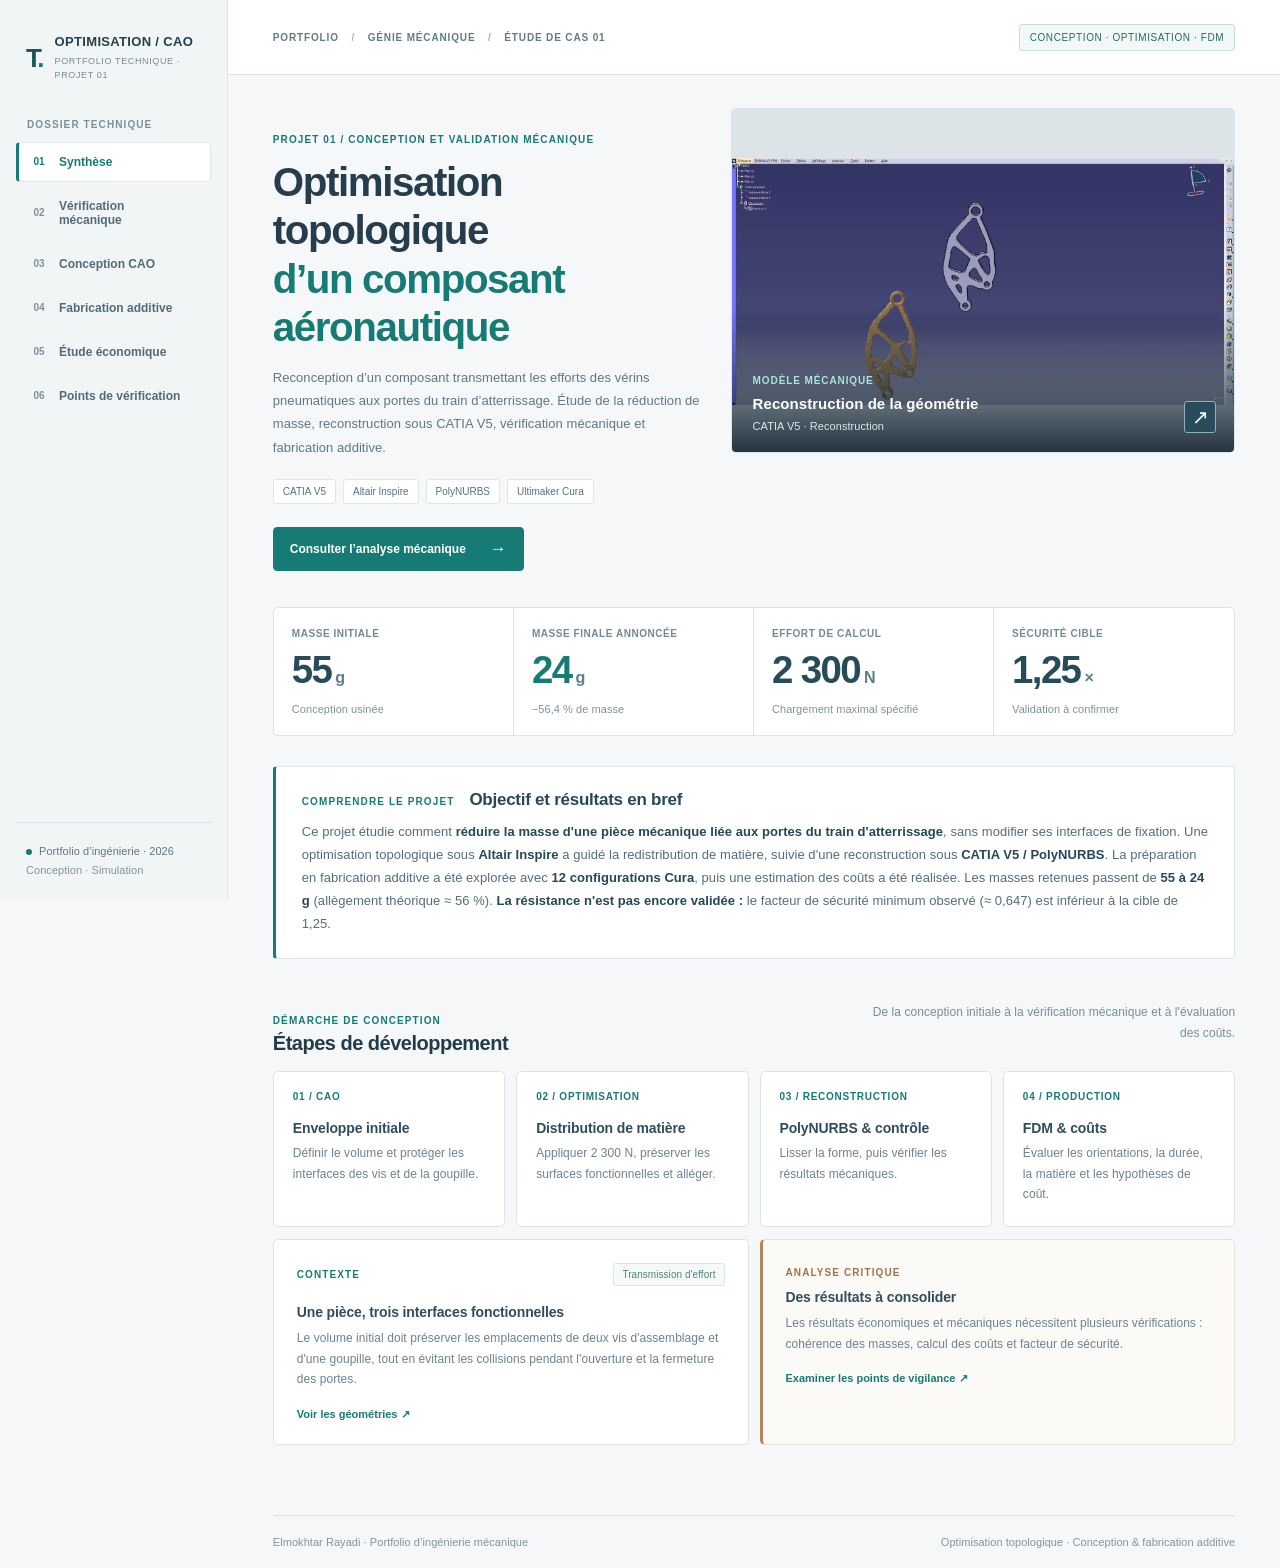
<file: index.html>
<!doctype html>
<html lang="fr">
<head>
  <meta charset="utf-8">
  <meta name="viewport" content="width=device-width,initial-scale=1">
  <meta name="color-scheme" content="light">
  <meta name="description" content="Étude de cas interactive : optimisation topologique d'un composant aéronautique, CAO, vérification mécanique, fabrication additive et coût.">
  <title>Optimisation topologique aéronautique | Dossier technique</title>
  <meta property="og:type" content="website">
  <meta property="og:title" content="Optimisation topologique aéronautique | Dossier technique">
  <meta property="og:description" content="Étude de cas interactive : optimisation topologique d'un composant aéronautique, CAO, vérification mécanique, fabrication additive et coût.">
  <meta property="og:url" content="https://elmokhtarrayadi.github.io/optimisation-topologique-aeronautique/">
  <meta property="og:image" content="https://elmokhtarrayadi.github.io/optimisation-topologique-aeronautique/assets/reconstruction-catia.jpg">
  <meta name="twitter:card" content="summary_large_image">
  <style>:root{--bg:#0b1017;--nav:#0c131c;--surface:#111a24;--surface2:#151f2a;--line:#293543;--sub:#98a9b7;--txt:#f2f5f6;--accent:#6cd4c9;--amber:#efbc77;--shadow:0 10px 26px rgba(0,0,0,.16)}*{box-sizing:border-box}html{scroll-behavior:smooth}body{margin:0;background:var(--bg);font-family:Inter,'Segoe UI',Arial,sans-serif;color:var(--txt);-webkit-font-smoothing:antialiased}button,select,input{font:inherit}button{cursor:pointer}a{color:inherit;text-decoration:none}img{max-width:100%;display:block}.app-shell{display:grid;grid-template-columns:254px minmax(0,1fr);min-height:100vh}.sidebar{position:sticky;top:0;height:100vh;border-right:1px solid #25313b;background:var(--nav);padding:30px 19px;display:flex;flex-direction:column;z-index:5}.brand{display:flex;align-items:center;gap:13px;padding:1px 10px 58px}.brand-glyph{font-size:33px;font-weight:850;letter-spacing:-.12em;line-height:1}.brand-glyph span{color:var(--accent)}.brand strong{display:block;font-size:13px;letter-spacing:.15em}.brand small{display:block;color:#7c90a1;font-size:9px;letter-spacing:.08em;margin-top:5px}.side-caption{color:#607588;font-size:10px;font-weight:800;letter-spacing:.18em;padding:0 13px;margin-bottom:15px}.side-nav{display:flex;flex-direction:column;gap:6px}.nav-btn{appearance:none;display:flex;align-items:center;gap:13px;border:1px solid transparent;border-radius:7px;color:#a3b0bd;background:transparent;padding:13px 10px;text-align:left;font-size:12.5px;width:100%;transition:.2s}.nav-btn:hover{background:#152330;color:#fff}.nav-btn.active{background:#183039;border-color:#315251;color:#c9fff5}.nav-symbol{font-size:17px;color:#7895a5;width:17px;text-align:center}.nav-btn.active .nav-symbol{color:var(--accent)}.nav-index{margin-left:auto;font-size:10px;color:#78909d}.sidebar-bottom{border-top:1px solid #2a3742;color:#a5b8c1;padding:24px 11px 0;margin-top:auto;font-size:11px;line-height:1.95}.sidebar-bottom span{color:#657a8b}.sidebar-bottom .tiny-dot{display:inline-block;margin-right:7px}.workspace{min-width:0}.topbar{height:78px;padding:0 clamp(24px,3.7vw,67px);display:flex;align-items:center;justify-content:space-between;border-bottom:1px solid #202d38;background:rgba(11,16,23,.91)}.breadcrumb{font-size:10px;letter-spacing:.13em;font-weight:780;color:#9aa9b4}.breadcrumb span{padding:0 10px;color:#4d6172}.topbar-right{display:flex;align-items:center;gap:12px}.badge-outline{font-size:9px;letter-spacing:.13em;color:var(--accent);border:1px solid #2b5555;border-radius:50px;padding:9px 12px}.menu-button{display:none;background:none;border:0;color:white;font-size:20px}main{margin:0 auto;padding:42px clamp(24px,3.7vw,67px) 80px;max-width:1670px}.page{display:none;animation:appear .2s ease}.page.active{display:block}@keyframes appear{from{opacity:.2;transform:translateY(7px)}to{opacity:1;transform:translateY(0)}}.intro-grid{display:grid;grid-template-columns:.98fr 1.02fr;gap:clamp(25px,4vw,70px);min-height:410px;align-items:center}.eyebrow{font-size:10px;font-weight:850;color:var(--accent);letter-spacing:.18em;text-transform:uppercase}.tiny-dot{height:7px;width:7px;border-radius:50%;display:inline-block;background:var(--accent)}.intro-copy h1,.page-heading h1{font-size:clamp(38px,4vw,66px);line-height:1.09;letter-spacing:-.052em;font-weight:760;margin:22px 0}.intro-copy h1 em{font-style:normal;color:var(--accent)}.lead{max-width:570px;font-size:15px;line-height:1.85;color:#b8c5cf}.pills{display:flex;gap:7px;flex-wrap:wrap;margin-top:25px}.pills span{padding:8px 10px;background:#18242f;color:#aabcc6;font-size:10px;letter-spacing:.035em;border:1px solid #2b3b46;border-radius:4px}.primary-button{margin-top:30px;background:var(--accent);color:#081414;border:none;padding:15px 19px;font-size:12px;border-radius:5px;font-weight:850;display:inline-flex;gap:35px;align-items:center;transition:.2s}.primary-button:hover{background:#b0f1e9;transform:translateY(-1px)}.primary-button span{font-size:17px}.hero-visual{position:relative;background:#161e28;height:370px;min-width:0;overflow:hidden;border:1px solid #2c3b48;border-radius:8px}.hero-visual::before{content:'';position:absolute;z-index:1;inset:0;background:linear-gradient(0deg,rgba(7,13,19,.96),transparent 54%)}.hero-visual img{width:100%;height:100%;object-fit:cover;object-position:49% 51%;filter:saturate(.73)}.hero-overlay{position:absolute;left:26px;bottom:23px;right:24px;z-index:2;display:flex;justify-content:space-between;align-items:end;gap:10px}.hero-overlay strong{display:block;margin:8px 0 5px;font-size:17px}.hero-overlay small{font-size:11px;color:#b0bdc3}.microtag{font-size:9px;letter-spacing:.12em;color:var(--accent);font-weight:800}.expand{width:36px;height:36px;border:1px solid #65777f;background:#25323b;color:white;border-radius:5px;font-size:20px}.kpi-grid{display:grid;grid-template-columns:repeat(4,minmax(0,1fr));margin:38px 0 56px;border:1px solid var(--line);border-radius:8px;overflow:hidden;background:#111923}.kpi{padding:24px 22px 20px;border-right:1px solid var(--line);min-height:143px}.kpi:last-child{border-right:none}.kpi-label{color:#9db0be;font-size:9px;font-weight:850;letter-spacing:.13em}.kpi-number{font-weight:720;font-size:clamp(29px,3.3vw,45px);letter-spacing:-.06em;margin-top:11px;line-height:1.15}.kpi-number span{margin-left:6px;color:#92aebc;font-size:.45em;letter-spacing:0}.kpi-accent .kpi-number{color:var(--accent)}.kpi-warning .kpi-number{color:var(--amber)}.kpi-foot{font-size:11px;color:#8195a3;margin-top:8px}.section-head{display:flex;justify-content:space-between;align-items:end;gap:20px;margin:41px 0 21px}.section-head h2{font-size:25px;letter-spacing:-.035em;font-weight:700;margin:9px 0 0}.section-head p{font-size:12px;color:#8296a4;max-width:380px;text-align:right;line-height:1.7}.process-grid{display:grid;grid-template-columns:repeat(4,minmax(0,1fr));gap:12px}.process-card{background:var(--surface);border:1px solid var(--line);border-radius:7px;padding:23px;min-height:177px}.process-num{font-size:10px;letter-spacing:.08em;color:var(--accent);font-weight:800;margin-bottom:25px}.process-card h3,.info-panel h3{font-size:16px;letter-spacing:-.025em;margin:0 0 10px}.process-card p,.info-panel p{color:#9fb0bd;font-size:12px;line-height:1.75;margin:0}.bottom-grid{display:grid;grid-template-columns:1fr 1fr;gap:14px;margin-top:18px}.info-panel,.detail-panel,.chart-panel,.doe-panel{border:1px solid var(--line);background:var(--surface);border-radius:8px;padding:25px}.info-panel .panel-top{margin-bottom:23px}.panel-top{display:flex;justify-content:space-between;align-items:center;gap:12px}.pill-neutral{border:1px solid #30414b;border-radius:20px;padding:6px 10px;font-size:10px;color:#889ea9}.info-panel h3{margin:13px 0 8px}.text-link{border:none;background:none;color:var(--accent);padding:0;margin-top:23px;font-weight:800;font-size:11px}.alert-panel{border-color:#615237;background:#191b1d}.page-heading{margin-bottom:30px}.page-heading h1{font-size:clamp(36px,3.3vw,52px);margin:13px 0}.page-heading p{font-size:13px;line-height:1.8;max-width:750px;color:#9eafbe}.compact{margin:0 0 28px}.split-content{display:grid;grid-template-columns:1.28fr .72fr;gap:16px;margin:20px 0 26px}.media-panel{background:var(--surface);border:1px solid var(--line);border-radius:8px;overflow:hidden;min-width:0}.full-img{height:330px;width:100%;object-fit:contain;background:#d9e1e7}.figure-footer{padding:15px 17px;display:flex;align-items:center;justify-content:space-between;gap:10px;color:#869ba9;font-size:10px}.figure-footer .text-link{margin:0}.detail-panel h2{font-size:22px;letter-spacing:-.04em;margin:15px 0}.detail-panel p{font-size:13px;color:#a4b5c3;line-height:1.85}.warning-text{font-size:12px;color:#efc995;border:1px solid #675139;background:#2b241c;padding:14px 16px;border-radius:6px;line-height:1.7}.safety-scale{margin:28px 0}.scale-head{display:flex;justify-content:space-between;color:#b0bfc6;font-size:11px;margin-bottom:11px}.scale-head strong{color:var(--amber)}.scale-track{position:relative;height:9px;background:#34424b;border-radius:5px}.scale-fill{position:absolute;height:9px;width:40.44%;background:var(--amber);border-radius:5px}.scale-target{position:absolute;left:78.125%;height:21px;width:2px;background:#ecf1f4;top:-6px}.scale-caption{display:flex;justify-content:space-between;font-size:10px;margin-top:12px;color:#77919f}.spec-grid{display:grid;grid-template-columns:repeat(4,1fr);border:1px solid var(--line);background:var(--surface);border-radius:7px;margin-bottom:24px;overflow:hidden}.spec-grid div{border-right:1px solid var(--line);padding:21px}.spec-grid div:last-child{border:0}.spec-grid span{display:block;color:#90a3b0;font-size:11px;margin-bottom:11px}.spec-grid strong{font-size:21px;letter-spacing:-.04em}.geometry-split{grid-template-columns:1.2fr .8fr}.viewer-top{display:flex;align-items:center;justify-content:space-between;padding:15px 19px;border-bottom:1px solid var(--line)}.viewer-top strong{font-size:12px}.viewer-top span{color:#7e9aa5;font-size:10px}.viewer{position:relative;height:420px;overflow:hidden;background:radial-gradient(ellipse at center,#243141,#121d2a 72%)}.viewer img{height:100%;width:100%;object-fit:contain;filter:saturate(.8)}.viewer canvas{width:100%;height:100%;display:block;touch-action:none}.viewer canvas[hidden]{display:none}.viewer-help{position:absolute;bottom:13px;left:15px;background:rgba(11,20,27,.88);padding:9px 11px;border:1px solid #44505e;border-radius:4px;font-size:10px;color:#c0d1d9;pointer-events:none}.viewer-controls{padding:15px;display:flex;align-items:center;flex-wrap:wrap;gap:12px}.file-button{cursor:pointer;background:var(--accent);color:#101b1e;font-size:11px;font-weight:800;padding:11px 13px;border-radius:4px}.ghost-button{background:none;color:#b6c9cf;border:1px solid #3b4b56;border-radius:4px;padding:10px 12px;font-size:11px}.ghost-button:disabled{color:#50636e;cursor:not-allowed}.viewer-controls>span{font-size:10px;color:#8095a4;margin-left:auto}.mini-steps{margin:28px 0}.mini-steps div{padding:14px 0;border-top:1px solid var(--line);display:grid;grid-template-columns:37px 1fr;align-items:center}.mini-steps div span{color:var(--accent);font-size:11px;font-weight:800;grid-row:span 2}.mini-steps div strong{font-size:13px}.mini-steps div small{font-size:11px;color:#8c9eac;display:block;margin-top:3px}.note{font-size:11px!important;color:#839baa!important}.gallery{display:grid;grid-template-columns:repeat(3,1fr);gap:15px}.gallery-card{background:var(--surface);border:1px solid var(--line);border-radius:8px;padding:0;overflow:hidden;text-align:left;color:var(--txt)}.gallery-card img{height:195px;width:100%;object-fit:cover;transition:.25s;filter:saturate(.78)}.gallery-card:hover img{transform:scale(1.035)}.gallery-card span{display:block;padding:15px 17px;font-size:12px}.gallery-card b{float:right;color:var(--accent)}.doe-panel{padding:0}.filters{padding:18px;display:flex;align-items:end;flex-wrap:wrap;gap:14px;border-bottom:1px solid var(--line)}.filters label{display:flex;flex-direction:column;color:#91a7b1;font-size:10px;gap:7px}select{background:#1b2935;border:1px solid #41515d;color:#e9f1f5;padding:9px 13px;border-radius:4px;min-width:132px}.filters .ghost-button{margin-left:auto}.table-wrap{overflow:auto}table{width:100%;border-collapse:collapse;white-space:nowrap;font-size:12px}th{text-transform:uppercase;letter-spacing:.09em;color:#8ba0af;font-size:10px;font-weight:800;text-align:left;padding:16px 22px;background:#15212c}td{border-top:1px solid #2a3640;padding:14px 22px;color:#d7e2e6}td:first-child{font-weight:750;color:var(--accent)}tbody tr:hover{background:#1b2b35}.td-missing{color:var(--amber);font-size:11px}.table-notes{padding:16px 20px;font-size:11px;color:#8da0ad;line-height:1.75;border-top:1px solid var(--line)}.economics-grid{display:grid;grid-template-columns:1.05fr .95fr;gap:16px}.slider-field{margin:26px 0}.slider-field label{display:flex;justify-content:space-between;gap:10px;font-size:12px;color:#b5c7d1;margin-bottom:15px}.slider-field output{color:var(--accent);font-weight:800}input[type=range]{appearance:none;width:100%;height:4px;background:#344954;border-radius:5px;cursor:pointer}input[type=range]::-webkit-slider-thumb{appearance:none;width:15px;height:15px;border-radius:50%;background:var(--accent);border:3px solid #193f42}input[type=range]::-moz-range-thumb{height:15px;width:15px;border:0;border-radius:50%;background:var(--accent)}.range-hints{display:flex;justify-content:space-between;color:#738a99;margin-top:8px;font-size:10px}.reset-link{font-size:11px;color:#8fabb4;border:0;background:none}.constants{margin-top:26px;border-top:1px solid var(--line);padding-top:20px;display:grid;grid-template-columns:1fr 1fr;gap:17px;color:#93a7b2;font-size:11px}.constants b{display:block;color:#e0e9ed;margin-top:6px;font-size:13px}.cost-results{display:flex;flex-direction:column;gap:12px}.financial-row{background:var(--surface);border:1px solid var(--line);padding:22px 24px;border-radius:7px}.financial-row>span{font-size:10px;letter-spacing:.12em;color:#a7bec9;font-weight:800}.financial-row>strong{display:block;font-size:35px;letter-spacing:-.045em;margin:14px 0 8px}.financial-row small{color:#738996;font-size:11px}.saving-row{background:#173132;border:1px solid #2c5551;border-radius:7px;padding:21px 24px;display:flex;flex-direction:column}.saving-row span{font-size:11px;color:#a7ddd5}.saving-row strong{font-size:30px;color:var(--accent);margin-top:8px;letter-spacing:-.045em}.chart-panel{padding:26px}.chart-legend{display:flex;gap:25px;color:#acbec7;font-size:11px;margin-bottom:24px}.chart-legend span{display:flex;align-items:center;gap:8px}.chart-legend i{height:9px;width:9px;border-radius:2px}.legend-old{background:#6d8592}.legend-new{background:var(--accent)}.cost-chart-row{display:grid;grid-template-columns:130px 1fr;gap:22px;align-items:center;margin:20px 0}.cost-chart-row>span{font-size:11px;color:#9bb0ba}.bars{display:flex;flex-direction:column;gap:7px}.bar-track{height:14px;background:#24333d;position:relative;border-radius:3px}.bar-track>div{height:100%;min-width:2px;border-radius:3px;display:flex;align-items:center;justify-content:flex-end;padding-right:7px;color:#0b1717;font-size:9px;font-weight:850;white-space:nowrap}.bar-track.old>div{background:#6d8592;color:#e9f2f5}.bar-track.new>div{background:var(--accent)}.chart-foot{color:#819aa8;line-height:1.75;font-size:11px;margin:23px 0 0}.note-card{margin-top:18px;padding:24px;border-left:2px solid #597780;background:#101a23;color:#9eb1bd}.note-card p{font-size:12px;line-height:1.85}.controle-grid{display:grid;grid-template-columns:repeat(3,1fr);gap:14px}.controle-card{background:var(--surface);border:1px solid var(--line);border-radius:7px;padding:25px;min-height:222px}.controle-card>span{font-size:9px;letter-spacing:.15em;color:var(--accent);font-weight:850}.controle-card h3{font-size:17px;line-height:1.4}.controle-card p{font-size:12px;color:#95aaba;line-height:1.7}.controle-card small{font-size:10px;color:#718d9b}.issues{border:1px solid var(--line);border-radius:8px;overflow:hidden;margin-bottom:22px}.issue{display:grid;grid-template-columns:44px 1fr auto;gap:16px;align-items:start;padding:22px;border-bottom:1px solid var(--line);background:var(--surface)}.issue:last-child{border:0}.issue-mark{font-size:12px;color:var(--accent);font-weight:800}.issue h3{font-size:14px;margin:0 0 7px}.issue p{font-size:12px;line-height:1.7;color:#a0b2be;margin:0}.issue>strong{color:var(--amber);white-space:nowrap;font-size:9px;letter-spacing:.06em}.footer{border-top:1px solid #1e2b36;margin:0 clamp(24px,3.7vw,67px);display:flex;justify-content:space-between;gap:15px;padding:28px 0;color:#60798a;font-size:10px}.image-dialog{position:fixed;max-width:min(96vw,1300px);max-height:92vh;background:#101822;padding:12px;border:1px solid #4c5d66;border-radius:9px;color:#cad7df;box-shadow:0 24px 100px #000c}.image-dialog::backdrop{background:#000b}.image-dialog img{max-height:77vh;max-width:100%;object-fit:contain;margin:auto}.image-dialog p{font-size:12px;padding:0 10px}.close-dialog{position:absolute;top:16px;right:16px;background:#19252ddf;border:1px solid #667780;color:white;font-size:26px;width:36px;height:36px;border-radius:4px}@media(max-width:1200px){.app-shell{grid-template-columns:220px minmax(0,1fr)}.sidebar{padding-left:13px;padding-right:13px}.intro-grid{grid-template-columns:1fr}.hero-visual{height:350px}.process-grid{grid-template-columns:repeat(2,1fr)}.split-content{grid-template-columns:1fr}.geometry-split{grid-template-columns:1fr}.kpi{padding:20px 15px}}@media(max-width:820px){.app-shell{grid-template-columns:1fr}.sidebar{position:fixed;transform:translateX(-100%);width:270px;transition:.25s;box-shadow:20px 0 40px #0009}.sidebar.open{transform:none}.topbar{height:64px}.menu-button{display:block}.breadcrumb{font-size:9px}.badge-outline{display:none}main{padding-top:30px}.kpi-grid{grid-template-columns:repeat(2,1fr)}.kpi:nth-child(2){border-right:0}.kpi:nth-child(-n+2){border-bottom:1px solid var(--line)}.economics-grid{grid-template-columns:1fr}.controle-grid{grid-template-columns:1fr}.gallery{grid-template-columns:1fr 1fr}.intro-copy h1{font-size:46px}.bottom-grid{grid-template-columns:1fr}.footer{flex-direction:column}}@media(max-width:550px){.process-grid,.gallery,.spec-grid{grid-template-columns:1fr}.intro-copy h1{font-size:38px}.hero-visual{height:295px}.kpi-number{font-size:31px}.spec-grid div{border-bottom:1px solid var(--line);border-right:0}.section-head{display:block}.section-head p{text-align:left}.hero-overlay strong{font-size:14px}.issue{grid-template-columns:30px 1fr}.issue>strong{grid-column:2}.cost-chart-row{grid-template-columns:85px 1fr;gap:10px}.viewer{height:300px}}
</style>
<link rel="stylesheet" href="assets/dossier-technique.css">
</head>
<body>
  <div class="app-shell">
    <aside class="sidebar" aria-label="Navigation">
      <a class="brand" href="#overview" data-route="overview"><span class="brand-glyph">T<span>.</span></span><span><strong>OPTIMISATION / CAO</strong><small>PORTFOLIO TECHNIQUE · PROJET 01</small></span></a>
      <div class="side-caption">DOSSIER TECHNIQUE</div>
      <nav class="side-nav">
        <button class="nav-btn active" data-page="overview"><span class="nav-symbol">01</span> Synthèse <span class="nav-index"></span></button>
        <button class="nav-btn" data-page="mechanical"><span class="nav-symbol">02</span> Vérification mécanique <span class="nav-index"></span></button>
        <button class="nav-btn" data-page="geometry"><span class="nav-symbol">03</span> Conception CAO <span class="nav-index"></span></button>
        <button class="nav-btn" data-page="printing"><span class="nav-symbol">04</span> Fabrication additive <span class="nav-index"></span></button>
        <button class="nav-btn" data-page="economics"><span class="nav-symbol">05</span> Étude économique <span class="nav-index"></span></button>
        <button class="nav-btn" data-page="controle"><span class="nav-symbol">06</span> Points de vérification <span class="nav-index"></span></button>
      </nav>
      <div class="sidebar-bottom"><div class="tiny-dot"></div>Portfolio d’ingénierie · 2026<br><span>Conception · Simulation</span></div>
    </aside>
    <div class="workspace">
      <header class="topbar"><div class="breadcrumb">PORTFOLIO <span>/</span> GÉNIE MÉCANIQUE <span>/</span> ÉTUDE DE CAS 01</div><div class="topbar-right"><span class="badge-outline">CONCEPTION · OPTIMISATION · FDM</span><button class="menu-button" id="menuToggle" aria-label="Ouvrir le menu">☰</button></div></header>
      <main id="main">
        <section class="page active" id="page-overview" aria-labelledby="overview-title">
          <div class="intro-grid">
            <div class="intro-copy">
              <div class="eyebrow">PROJET 01 / CONCEPTION ET VALIDATION MÉCANIQUE</div>
              <h1 id="overview-title">Optimisation topologique<br><em>d’un composant aéronautique</em></h1>
              <p class="lead">Reconception d’un composant transmettant les efforts des vérins pneumatiques aux portes du train d’atterrissage. Étude de la réduction de masse, reconstruction sous CATIA V5, vérification mécanique et fabrication additive.</p>
              <div class="pills"><span>CATIA V5</span><span>Altair Inspire</span><span>PolyNURBS</span><span>Ultimaker Cura</span></div>
              <button class="primary-button" data-go="mechanical">Consulter l’analyse mécanique <span>→</span></button>
            </div>
            <div class="hero-visual"><img src="assets/img/figure-01.webp" alt="Géométries optimisées sous CATIA V5" loading="eager"><div class="hero-overlay"><div><span class="microtag">MODÈLE MÉCANIQUE</span><strong>Reconstruction de la géométrie</strong><small>CATIA V5 · Reconstruction</small></div><button class="expand" data-image="assets/img/figure-01.webp" data-caption="Reconstruction et comparaison des géométries sous CATIA V5" aria-label="Agrandir la capture">↗</button></div></div>
          </div>
          <div class="kpi-grid">
            <article class="kpi"><div class="kpi-label">MASSE INITIALE</div><div class="kpi-number">55<span>g</span></div><div class="kpi-foot">Conception usinée</div></article>
            <article class="kpi kpi-accent"><div class="kpi-label">MASSE FINALE ANNONCÉE</div><div class="kpi-number">24<span>g</span></div><div class="kpi-foot">−56,4 % de masse</div></article>
            <article class="kpi"><div class="kpi-label">EFFORT DE CALCUL</div><div class="kpi-number">2 300<span>N</span></div><div class="kpi-foot">Chargement maximal spécifié</div></article>
            <article class="kpi"><div class="kpi-label">SÉCURITÉ CIBLE</div><div class="kpi-number">1,25<span>×</span></div><div class="kpi-foot">Validation à confirmer</div></article>
          </div>
          <div class="project-summary">
            <div class="project-summary-heading"><span class="eyebrow">COMPRENDRE LE PROJET</span><h2>Objectif et résultats en bref</h2></div>
            <p>Ce projet étudie comment <strong>réduire la masse d'une pièce mécanique liée aux portes du train d'atterrissage</strong>, sans modifier ses interfaces de fixation. Une optimisation topologique sous <strong>Altair Inspire</strong> a guidé la redistribution de matière, suivie d'une reconstruction sous <strong>CATIA V5 / PolyNURBS</strong>. La préparation en fabrication additive a été explorée avec <strong>12 configurations Cura</strong>, puis une estimation des coûts a été réalisée. Les masses retenues passent de <strong>55 à 24 g</strong> (allègement théorique ≈ 56 %). <strong>La résistance n'est pas encore validée :</strong> le facteur de sécurité minimum observé (≈ 0,647) est inférieur à la cible de 1,25.</p>
          </div>
          <div class="section-head"><div><div class="eyebrow">DÉMARCHE DE CONCEPTION</div><h2>Étapes de développement</h2></div><p>De la conception initiale à la vérification mécanique et à l'évaluation des coûts.</p></div>
          <div class="process-grid">
            <div class="process-card"><div class="process-num">01 / CAO</div><h3>Enveloppe initiale</h3><p>Définir le volume et protéger les interfaces des vis et de la goupille.</p></div>
            <div class="process-card"><div class="process-num">02 / OPTIMISATION</div><h3>Distribution de matière</h3><p>Appliquer 2 300 N, préserver les surfaces fonctionnelles et alléger.</p></div>
            <div class="process-card"><div class="process-num">03 / RECONSTRUCTION</div><h3>PolyNURBS & contrôle</h3><p>Lisser la forme, puis vérifier les résultats mécaniques.</p></div>
            <div class="process-card"><div class="process-num">04 / PRODUCTION</div><h3>FDM & coûts</h3><p>Évaluer les orientations, la durée, la matière et les hypothèses de coût.</p></div>
          </div>
          <div class="bottom-grid"><article class="info-panel"><div class="panel-top"><span class="eyebrow">CONTEXTE</span><span class="pill-neutral">Transmission d'effort</span></div><h3>Une pièce, trois interfaces fonctionnelles</h3><p>Le volume initial doit préserver les emplacements de deux vis d'assemblage et d'une goupille, tout en évitant les collisions pendant l'ouverture et la fermeture des portes.</p><button class="text-link" data-go="geometry">Voir les géométries ↗</button></article><article class="info-panel alert-panel"><span class="eyebrow">ANALYSE CRITIQUE</span><h3>Des résultats à consolider</h3><p>Les résultats économiques et mécaniques nécessitent plusieurs vérifications : cohérence des masses, calcul des coûts et facteur de sécurité.</p><button class="text-link" data-go="controle">Examiner les points de vigilance ↗</button></article></div>
        </section>
        <section class="page" id="page-mechanical" aria-labelledby="mechanical-title">
          <div class="page-heading"><div class="eyebrow">02 / ANALYSE MÉCANIQUE</div><h1 id="mechanical-title">Vérification mécanique</h1><p>Paramètres de chargement, propriétés du matériau et interprétation des résultats numériques. Le facteur de sécurité affiché reste inférieur à la cible mécanique.</p></div>
          <div class="kpi-grid compact"><article class="kpi"><div class="kpi-label">FORCE MAX.</div><div class="kpi-number">2 300<span>N</span></div></article><article class="kpi"><div class="kpi-label">ÉPAISSEUR MIN.</div><div class="kpi-number">7<span>mm</span></div></article><article class="kpi"><div class="kpi-label">FOS CIBLE</div><div class="kpi-number">1,25</div></article><article class="kpi kpi-warning"><div class="kpi-label">FOS MIN. SUR CAPTURE</div><div class="kpi-number">≈0,647</div><div class="kpi-foot">Sous la cible affichée</div></article></div>
          <div class="split-content"><div class="media-panel"><img src="assets/img/figure-02.webp" alt="Capture Altair Inspire affichant une analyse de facteur de sécurité" class="full-img"><div class="figure-footer">Altair Inspire · Analyse mécanique <button class="text-link" data-image="assets/img/figure-02.webp" data-caption="Altair Inspire — facteur de sécurité">Agrandir ↗</button></div></div><div class="detail-panel"><span class="eyebrow">LECTURE TECHNIQUE</span><h2>Une validation non démontrée</h2><p>Sur la capture reproduite, l'échelle du facteur de sécurité indique un minimum de l'ordre de <strong>0,647</strong>, alors que l'objectif annoncé est <strong>1,25</strong>.</p><div class="safety-scale"><div class="scale-head"><span>Facteur de sécurité</span><strong>0,647 / 1,25</strong></div><div class="scale-track"><div class="scale-fill"></div><div class="scale-target" title="Cible 1,25"></div></div><div class="scale-caption"><span>0</span><span>Seuil cible : 1,25</span><span>1,6</span></div></div><div class="warning-text">La pièce ne doit pas être présentée comme validée mécaniquement sans analyse finale démontrant le respect du critère.</div></div></div>
          <div class="section-head"><div><span class="eyebrow">PROPRIÉTÉS DÉCLARÉES</span><h2>Matériau CPE CFF</h2></div><p>Propriétés utilisées dans la modélisation, à confirmer par caractérisation du matériau.</p></div>
          <div class="spec-grid"><div><span>Module d'Young</span><strong>195 GPa</strong></div><div><span>Poisson</span><strong>0,29</strong></div><div><span>Masse volumique</span><strong>1 540 kg/m³</strong></div><div><span>Limite élastique</span><strong>215 MPa</strong></div></div>
          <div class="info-panel"><span class="eyebrow">POINTS DE MODÉLISATION</span><h3>À documenter pour une validation reproductible</h3><p>Ajouter les conditions aux limites détaillées, la direction réelle du chargement, le maillage, les propriétés issues d'une fiche matériau et les résultats chiffrés après PolyNURBS. Ces éléments sont nécessaires pour une validation mécanique complète.</p></div>
        </section>
        <section class="page" id="page-geometry" aria-labelledby="geometry-title">
          <div class="page-heading"><div class="eyebrow">03 / GÉOMÉTRIE & VISUALISATION</div><h1 id="geometry-title">Conception et reconstruction CAO</h1><p>Découvrez les géométries CAO. Un fichier STL peut être importé pour explorer un modèle en trois dimensions.</p></div>
          <div class="split-content geometry-split"><div class="media-panel"><div class="viewer-top"><strong>Visualiseur STL local</strong><span>Rotation / zoom / glissement</span></div><div class="viewer" id="viewer"><img src="assets/img/figure-03.webp" id="viewerPlaceholder" alt="Capture de la géométrie CATIA dans son contexte d'assemblage"><canvas id="stlCanvas" aria-label="Visualisation interactive STL" hidden></canvas><div class="viewer-help" id="viewerHelp">Aucun STL chargé — vue CAO affichée</div></div><div class="viewer-controls"><label class="file-button">Charger un STL <input type="file" id="stlInput" accept=".stl" hidden></label><button class="ghost-button" id="reset3d" disabled>Réinitialiser vue</button><span id="modelInfo" aria-live="polite">Formats STL binaire ou ASCII</span></div></div><div class="detail-panel"><span class="eyebrow">REPÈRES GÉOMÉTRIQUES</span><h2>La forme ne suffit pas.</h2><p>Les interfaces d'assemblage doivent rester inchangées pendant l'optimisation, avec une zone fonctionnelle protégée de <strong>3 mm</strong> dans cette étude.</p><div class="mini-steps"><div><span>01</span><strong>Deux vis</strong><small>Fixation vers la porte</small></div><div><span>02</span><strong>Une goupille</strong><small>Articulation de transmission</small></div><div><span>03</span><strong>Zone libre</strong><small>Réduction de matière autorisée</small></div></div><p class="note">Le visualiseur ouvre un STL depuis votre ordinateur, sans envoyer le fichier vers un serveur. Les vues 2D ne remplacent pas un modèle géométrique 3D natif.</p></div></div>
          <div class="section-head"><div><span class="eyebrow">GALERIE</span><h2>Galerie de conception</h2></div></div>
          <div class="gallery"><button class="gallery-card" data-image="assets/img/figure-04.webp" data-caption="Volume initial — CATIA V5"><img src="assets/img/figure-04.webp" alt="Volume initial CATIA"><span>01 / Volume initial <b>↗</b></span></button><button class="gallery-card" data-image="assets/img/figure-01.webp" data-caption="Reconception — CATIA V5"><img src="assets/img/figure-01.webp" alt="Pièces reconstruites CATIA"><span>02 / Reconception <b>↗</b></span></button><button class="gallery-card" data-image="assets/img/figure-03.webp" data-caption="Pièce reconstruite dans son assemblage"><img src="assets/img/figure-03.webp" alt="Pièce dans un assemblage"><span>03 / Mise en situation <b>↗</b></span></button></div>
        </section>
        <section class="page" id="page-printing" aria-labelledby="printing-title">
          <div class="page-heading"><div class="eyebrow">04 / FABRICATION ADDITIVE</div><h1 id="printing-title">Fabrication additive — paramètres FDM</h1><p>Plan d'expériences Cura, comprenant deux orientations, trois épaisseurs de couche et deux vitesses d'impression.</p></div>
          <div class="split-content"><div class="media-panel"><img class="full-img" src="assets/img/figure-05.webp" alt="Orientation B de la pièce dans Ultimaker Cura"><div class="figure-footer">Cura · Orientation B</div></div><div class="media-panel"><img class="full-img" src="assets/img/figure-06.webp" alt="Orientation A de la pièce dans Ultimaker Cura"><div class="figure-footer">Cura · Orientation A</div></div></div>
          <div class="section-head"><div><div class="eyebrow">EXPÉRIMENTATION</div><h2>12 configurations étudiées</h2></div><p>Les valeurs « 0 » de masse en orientation A sont affichées comme non renseignées.</p></div>
          <div class="doe-panel"><div class="filters"><label>Orientation <select id="orientationFilter"><option value="all">Toutes</option><option value="A">A</option><option value="B">B</option></select></label><label>Vitesse <select id="speedFilter"><option value="all">Toutes</option><option value="40">40 mm/s</option><option value="80">80 mm/s</option></select></label><label>Couche <select id="layerFilter"><option value="all">Toutes</option><option value="0.1">0,10 mm</option><option value="0.15">0,15 mm</option><option value="0.2">0,20 mm</option></select></label><button class="ghost-button" id="downloadCsv">Exporter CSV ↓</button></div><div class="table-wrap"><table id="doeTable"><thead><tr><th>Orientation</th><th>Épaisseur</th><th>Vitesse</th><th>Durée</th><th>Masse</th><th>Coût imprimante*</th></tr></thead><tbody></tbody></table></div><div class="table-notes">*Coût théorique à 60 €/h, sans matière ni supports. Masses « 0 » dans la capture originale : considérées non disponibles, pas nulles.</div></div>
          <div class="info-panel" style="margin-top:22px"><span class="eyebrow">IMPORTANT</span><h3>La configuration économique ne correspond pas clairement au plan d'expériences</h3><p>Le bilan économique annonce 2,6 h et 24 g, tandis que le tableau du plan d'expériences présente, pour l'orientation B, environ 14,1 à 14,3 g. Une traçabilité entre la configuration retenue et les données Cura reste nécessaire.</p></div>
        </section>
        <section class="page" id="page-economics" aria-labelledby="economics-title">
          <div class="page-heading"><div class="eyebrow">05 / ÉVALUATION TECHNICO-ÉCONOMIQUE</div><h1 id="economics-title">Évaluation technico-économique</h1><p>Étude paramétrique des coûts de fabrication et d'exploitation. Le poste carburant repose sur une hypothèse de 7 000 €/kg allégé sur le cycle de vie.</p></div>
          <div class="economics-grid"><div class="detail-panel calculator"><div class="panel-top"><span class="eyebrow">SIMULATEUR</span><button class="reset-link" id="resetCalc">Réinitialiser ↺</button></div><h2>Paramètres de la nouvelle pièce</h2><div class="slider-field"><label for="massRange">Masse de la pièce <output id="massValue">24 g</output></label><input type="range" id="massRange" min="10" max="55" step="1" value="24"><div class="range-hints"><span>10 g</span><span>55 g</span></div></div><div class="slider-field"><label for="timeRange">Durée d'impression <output id="timeValue">2,6 h</output></label><input type="range" id="timeRange" min="1" max="12" step="0.1" value="2.6"><div class="range-hints"><span>1 h</span><span>12 h</span></div></div><div class="slider-field"><label for="supportRange">Supports PVA <output id="supportValue">0 g</output></label><input type="range" id="supportRange" min="0" max="40" step="1" value="0"><div class="range-hints"><span>0 g</span><span>40 g</span></div></div><div class="constants"><div>Machine <b>60 €/h</b></div><div>CPE CFF <b>0,09467 €/g</b></div><div>PVA <b>0,06667 €/g</b></div><div>Carburant estimé <b>7 000 €/kg</b></div></div></div><div class="cost-results"><div class="financial-row"><span>COÛT TOTAL · NOUVELLE PIÈCE</span><strong id="newTotal">326,27 €</strong><small>Somme : machine + matière + supports + carburant estimé</small></div><div class="financial-row"><span>COÛT ANCIEN · SOMME DES POSTES</span><strong>465,00 €</strong><small>40 € + 40 € + 385 €</small></div><div class="saving-row"><span id="savingCaption">Différence selon postes recalculés</span><strong id="savingValue">+138,73 €</strong></div><div class="warning-text">Le total initial annoncé est de <b>425 €</b>, mais la somme des postes est de <b>465 €</b>. Les simulations utilisent la valeur recalculée de 465 €.</div></div></div>
          <div class="section-head"><div><span class="eyebrow">DÉCOMPOSITION</span><h2>Ancienne vs nouvelle conception</h2></div></div>
          <div class="chart-panel"><div class="chart-legend"><span><i class="legend-old"></i> Ancienne</span><span><i class="legend-new"></i> Nouvelle (simulation)</span></div><div id="costBars"></div><p class="chart-foot">Comparaison de scénarios selon les postes chiffrés, sans coûts de qualification, maintenance, certification ni variabilité matière. Elle ne démontre pas à elle seule la rentabilité réelle.</p></div>
          <div class="note-card"><span class="eyebrow">ANALYSE DES COÛTS</span><p>Bilan initial annoncé : 425 € ; nouvelle conception : 326,272 €. La comparaison interactive s'appuie sur la somme vérifiable de chaque poste de coût.</p></div>
        </section>
        <section class="page" id="page-controle" aria-labelledby="controle-title">
          <div class="page-heading"><div class="eyebrow">06 / ANALYSE & CONTRÔLE</div><h1 id="controle-title">Vérifications et limites techniques</h1><p>Synthèse des points à valider pour renforcer la fiabilité mécanique et économique du projet.</p></div>
          <div class="controle-grid"><article class="controle-card"><span>01 / CONCEPTION</span><h3>Géométrie & fonctions</h3><p>Interfaces de fixation, goupille, espace de conception et reconstruction géométrique.</p><small>CATIA V5 · PolyNURBS</small></article><article class="controle-card"><span>02 / SIMULATION</span><h3>Résistance mécanique</h3><p>Charge maximale de 2 300 N, matériau CPE CFF et vérification du facteur de sécurité.</p><small>Altair Inspire · Critère cible : 1,25</small></article><article class="controle-card"><span>03 / FABRICATION</span><h3>Fabrication & économie</h3><p>Orientations d'impression, paramètres de fabrication additive et estimation des coûts.</p><small>Ultimaker Cura · Analyse technico-économique</small></article></div>
          <div class="section-head"><div><span class="eyebrow">POINTS À CLARIFIER</span><h2>Journal de vérification</h2></div></div>
          <div class="issues"><div class="issue"><span class="issue-mark">01</span><div><h3>Écart arithmétique sur le coût initial</h3><p>Les postes 40 € + 40 € + 385 € donnent 465 €, alors que le bilan initial affiche 425 €.</p></div><strong>À CONFIRMER</strong></div><div class="issue"><span class="issue-mark">02</span><div><h3>Traçabilité masse / scénario Cura</h3><p>Nouvelle pièce annoncée à 24 g ; mesures orientation B du plan d'expériences autour de 14,1–14,3 g ; valeurs de masse de l'orientation A non renseignées.</p></div><strong>À CONFIRMER</strong></div><div class="issue"><span class="issue-mark">03</span><div><h3>Vérification du critère de sécurité</h3><p>La capture Inspire présente un minimum d'environ 0,647 ; seuil exigé : 1,25. Les conditions exactes de la capture ne sont pas établies.</p></div><strong>À VÉRIFIER</strong></div><div class="issue"><span class="issue-mark">04</span><div><h3>Justification des paramètres matériau</h3><p>Confirmer les valeurs de module d'Young, résistance et densité par une fiche matériau ou des mesures expérimentales.</p></div><strong>À VÉRIFIER</strong></div><div class="issue"><span class="issue-mark">05</span><div><h3>Essais et contrôle qualité</h3><p>Prévoir la caractérisation du matériau imprimé, le contrôle dimensionnel et des essais mécaniques du prototype.</p></div><strong>À ÉTUDIER</strong></div></div>
          <div class="info-panel"><span class="eyebrow">PERSPECTIVES TECHNIQUES</span><h3>Vers une validation expérimentale</h3><p>Compléter la validation par des résultats éléments finis reproductibles, la caractérisation du matériau et des essais mécaniques sur la pièce fabriquée.</p></div>
        </section>
      </main>
      <footer class="footer"><span>Elmokhtar Rayadi · Portfolio d’ingénierie mécanique</span><span>Optimisation topologique · Conception & fabrication additive</span></footer>
    </div>
  </div>
  <dialog id="imageDialog" class="image-dialog"><button id="closeDialog" class="close-dialog" aria-label="Fermer">×</button><img id="dialogImage" alt="Figure agrandie"><p id="dialogCaption"></p></dialog>
  <script>'use strict';

// Portfolio technique interactif de conception mécanique.
// Aucune analyse par éléments finis ni génération CAO n'est effectuée par ce site.
const pages = ['overview', 'mechanical', 'geometry', 'printing', 'economics', 'controle'];
const $ = (id) => document.getElementById(id);
const nf = (n, d = 2) => Number(n).toLocaleString('fr-FR', { minimumFractionDigits:d, maximumFractionDigits:d });
const euro = (n) => `${nf(n)} €`;

function activatePage(target) {
  const page = pages.includes(target) ? target : 'overview';
  for (const btn of document.querySelectorAll('[data-page]')) {
    btn.classList.toggle('active',btn.dataset.page===page);
    btn.setAttribute('aria-current',btn.dataset.page===page?'page':'false');
  }
  for (const section of document.querySelectorAll('.page')) section.classList.toggle('active',section.id===`page-${page}`);
  if (location.hash !== `#${page}`) history.replaceState({},'',`#${page}`);
  document.querySelector('.sidebar').classList.remove('open');
  document.title = `TOPO / ${document.querySelector(`[data-page="${page}"]`).textContent.trim().replace(/\d+$/,'').trim()}`;
  window.scrollTo({top:0,behavior:'instant'});
  if(page==='geometry') resizeCanvas();
}
document.querySelectorAll('[data-page]').forEach(b=>b.addEventListener('click',()=>activatePage(b.dataset.page)));
document.querySelectorAll('[data-go]').forEach(b=>b.addEventListener('click',()=>activatePage(b.dataset.go)));
document.querySelectorAll('[data-route]').forEach(b=>b.addEventListener('click',(e)=>{e.preventDefault();activatePage(b.dataset.route)}));
window.addEventListener('hashchange',()=>activatePage(location.hash.substring(1)));
$('menuToggle').addEventListener('click',()=>document.querySelector('.sidebar').classList.toggle('open'));
activatePage(location.hash.substring(1));

// Captures de conception et de simulation intégrées à la présentation.
const imageDialog = $('imageDialog');
document.querySelectorAll('[data-image]').forEach(button=>button.addEventListener('click',()=>{
  $('dialogImage').src=button.dataset.image;
  $('dialogImage').alt=button.dataset.caption || 'Capture de conception et de simulation';
  $('dialogCaption').textContent=button.dataset.caption || '';
  imageDialog.showModal();
}));
$('closeDialog').addEventListener('click',()=>imageDialog.close());
imageDialog.addEventListener('click',(e)=>{if(e.target===imageDialog)imageDialog.close()});

// Documented 12-condition Cura plan. '0' masses are intentionally marked null.
const experiments = [
  {orientation:'A',thickness:.1,speed:40,minutes:238,mass:null},
  {orientation:'A',thickness:.1,speed:80,minutes:166,mass:null},
  {orientation:'A',thickness:.15,speed:40,minutes:159,mass:null},
  {orientation:'A',thickness:.15,speed:80,minutes:111,mass:null},
  {orientation:'A',thickness:.2,speed:40,minutes:120,mass:null},
  {orientation:'A',thickness:.2,speed:80,minutes:84,mass:null},
  {orientation:'B',thickness:.1,speed:40,minutes:570,mass:14.3},
  {orientation:'B',thickness:.1,speed:80,minutes:501,mass:14.3},
  {orientation:'B',thickness:.15,speed:40,minutes:419,mass:14.1},
  {orientation:'B',thickness:.15,speed:80,minutes:374,mass:14.1},
  {orientation:'B',thickness:.2,speed:40,minutes:319,mass:14.2},
  {orientation:'B',thickness:.2,speed:80,minutes:284,mass:14.2},
];
let filteredExperiments = experiments;
function getFilteredExperiments(){
  const o=$('orientationFilter').value,s=$('speedFilter').value,t=$('layerFilter').value;
  return experiments.filter(x=>(o==='all'||x.orientation===o)&&(s==='all'||x.speed===+s)&&(t==='all'||x.thickness===+t));
}
function renderExperiments(){
  filteredExperiments=getFilteredExperiments();
  const tbody=$('doeTable').querySelector('tbody');
  tbody.replaceChildren();
  for(const x of filteredExperiments){
    const tr=document.createElement('tr');
    const fields=[x.orientation,`${nf(x.thickness,2)} mm`,`${x.speed} mm/s`,`${Math.floor(x.minutes/60)} h ${String(x.minutes%60).padStart(2,'0')}`,x.mass===null?'Non renseignée':`${nf(x.mass,1)} g`,euro(x.minutes)];
    // 60 €/hour -> total numerical cost happens to equal minutes in euros.
    fields.forEach((value,i)=>{const td=document.createElement('td');td.textContent=value;if(i===4&&x.mass===null)td.className='td-missing';tr.append(td)});
    tbody.append(tr);
  }
}
['orientationFilter','speedFilter','layerFilter'].forEach(id=>$(id).addEventListener('change',renderExperiments));
renderExperiments();
$('downloadCsv').addEventListener('click',()=>{
  const rows=[['orientation','epaisseur_mm','vitesse_mm_s','temps_min','masse_g','cout_machine_eur'],...filteredExperiments.map(x=>[x.orientation,x.thickness,x.speed,x.minutes,x.mass ?? '',x.minutes])];
  const text=rows.map(r=>r.join(';')).join('\r\n');
  const blob=new Blob(['\ufeff'+text],{type:'text/csv;charset=utf-8;'});
  const url=URL.createObjectURL(blob),a=document.createElement('a');
  a.href=url;a.download='plan_experiences_cura.csv';a.click();setTimeout(()=>URL.revokeObjectURL(url),500);
});

// Editable scenarios. Old baseline is corrected as a SUM OF POSTS, not silently
// substituted for the inconsistent 425 € declaration dans le bilan initial.
const old = {manufacturing:40,material:40,fuel:385};
const oldTotal=old.manufacturing+old.material+old.fuel;
function updateEconomics(){
  const mass=+$('massRange').value, hours=+$('timeRange').value, support=+$('supportRange').value;
  $('massValue').textContent=`${nf(mass,0)} g`;
  $('timeValue').textContent=`${nf(hours,1)} h`;
  $('supportValue').textContent=`${nf(support,0)} g`;
  const newest={manufacturing:hours*60, material:mass*0.09467+support*0.06667,fuel:mass*7};
  const total=newest.manufacturing+newest.material+newest.fuel;
  const saving=oldTotal-total;
  $('newTotal').textContent=euro(total);
  $('savingValue').textContent=(saving>=0?'+':'−')+euro(Math.abs(saving));
  $('savingCaption').textContent=saving>=0?'Écart favorable selon postes recalculés':'Surcoût selon postes recalculés';
  const rows=[['Fabrication',old.manufacturing,newest.manufacturing],['Matière + supports',old.material,newest.material],['Carburant estimé',old.fuel,newest.fuel],['Total recalculé',oldTotal,total]];
  const max=Math.max(450,...rows.flatMap(r=>[r[1],r[2]]));
  const container=$('costBars');container.replaceChildren();
  rows.forEach(([label,o,n])=>{
    const row=document.createElement('div');row.className='cost-chart-row';
    const title=document.createElement('span');title.textContent=label;
    const bars=document.createElement('div');bars.className='bars';
    [[o,'old'],[n,'new']].forEach(([val,type])=>{
      const track=document.createElement('div');track.className=`bar-track ${type}`;
      const bar=document.createElement('div');bar.style.width=`${Math.max(1.8,(val/max)*100)}%`;
      if(val/max>.16) bar.textContent=euro(val);
      else track.title=euro(val);
      track.append(bar);bars.append(track);
    });
    row.append(title,bars);container.append(row);
  });
}
['massRange','timeRange','supportRange'].forEach(id=>$(id).addEventListener('input',updateEconomics));
$('resetCalc').addEventListener('click',()=>{$('massRange').value=24;$('timeRange').value=2.6;$('supportRange').value=0;updateEconomics()});
updateEconomics();

// Minimal dependency-free STL canvas renderer (ASCII and binary STL).
// Shows THE USER'S STL only, not a speculative 3D reconstruction from PDF screenshots.
const canvas=$('stlCanvas'),ctx=canvas.getContext('2d',{alpha:false});
let triangles=null,rotX=-.28,rotY=.4,zoom=1,drag=false,lastX=0,lastY=0;
function parseStl(buffer){
  const dv=new DataView(buffer);
  const count=buffer.byteLength>=84?dv.getUint32(80,true):0;
  const isBinary=buffer.byteLength>=84 && 84+count*50===buffer.byteLength;
  const data=[];
  if(isBinary){
    const step=Math.max(1,Math.ceil(count/14000));
    for(let i=0;i<count;i+=step){
      let p=84+i*50+12;const tri=[];
      for(let j=0;j<3;j++){tri.push([dv.getFloat32(p,true),dv.getFloat32(p+4,true),dv.getFloat32(p+8,true)]);p+=12;}
      if(tri.flat().every(Number.isFinite))data.push(tri);
    }
  }else{
    const txt=new TextDecoder('utf-8').decode(buffer);const vertices=[];
    const re=/\bvertex\s+([-+\deE.]+)\s+([-+\deE.]+)\s+([-+\deE.]+)/g;let m;
    while((m=re.exec(txt))!==null){vertices.push([+m[1],+m[2],+m[3]])}
    if(vertices.length<3)throw Error('STL invalide (pas de facettes reconnues)');
    const step=Math.max(1,Math.ceil(vertices.length/3/14000));
    for(let i=0;i<vertices.length/3;i+=step){const tri=vertices.slice(i*3,i*3+3);if(tri.length===3&&tri.flat().every(Number.isFinite))data.push(tri)}
  }
  if(!data.length)throw Error('STL vide ou non pris en charge');
  const bmin=[Infinity,Infinity,Infinity],bmax=[-Infinity,-Infinity,-Infinity];
  for(const tri of data)for(const vert of tri)for(let k=0;k<3;k++){bmin[k]=Math.min(bmin[k],vert[k]);bmax[k]=Math.max(bmax[k],vert[k])}
  const ctr=bmin.map((v,i)=>(v+bmax[i])/2),scale=Math.max(...bmax.map((v,i)=>v-bmin[i]))||1;
  for(const tri of data)for(const vert of tri)for(let k=0;k<3;k++)vert[k]=(vert[k]-ctr[k])/scale;
  return {data,faceCount:isBinary?count:verticesCountGuess(data.length),dimensions:bmax.map((v,i)=>v-bmin[i])};
}
function verticesCountGuess(n){return n}
function transform(v){
  let [x,y,z]=v;
  let sy=Math.sin(rotY),cy=Math.cos(rotY),sx=Math.sin(rotX),cx=Math.cos(rotX);
  const xx=x*cy+z*sy, zz=z*cy-x*sy;
  return [xx,y*cx-zz*sx,y*sx+zz*cx];
}
function resizeCanvas(){
  const r=canvas.getBoundingClientRect();if(r.width<1||r.height<1)return;
  const dpr=Math.min(window.devicePixelRatio||1,2);canvas.width=Math.floor(r.width*dpr);canvas.height=Math.floor(r.height*dpr);
  if(triangles)requestDraw();
}
let drawPending=false;
function requestDraw(){if(drawPending)return;drawPending=true;requestAnimationFrame(()=>{drawPending=false;drawModel()})}
function drawModel(){
  if(!triangles)return;
  const w=canvas.width,h=canvas.height;
  ctx.fillStyle='#14212e';ctx.fillRect(0,0,w,h);
  const base=Math.min(w,h)*.77*zoom,cx=w/2,cy=h/2;
  const projected=[];
  for(const face of triangles){
    const t=face.map(transform);
    const u=[t[1][0]-t[0][0],t[1][1]-t[0][1],t[1][2]-t[0][2]];
    const v=[t[2][0]-t[0][0],t[2][1]-t[0][1],t[2][2]-t[0][2]];
    const n=[u[1]*v[2]-u[2]*v[1],u[2]*v[0]-u[0]*v[2],u[0]*v[1]-u[1]*v[0]];
    const normal=Math.hypot(...n);if(normal<1e-9)continue;
    const illum=.36+.64*Math.abs((.2*n[0]+.5*n[1]+.84*n[2])/normal);
    const depth=(t[0][2]+t[1][2]+t[2][2])/3;
    projected.push({t,illum,depth});
  }
  projected.sort((a,b)=>a.depth-b.depth);
  for(const p of projected){
    ctx.beginPath();p.t.forEach((v,i)=>{const x=cx+v[0]*base,y=cy-v[1]*base;i?ctx.lineTo(x,y):ctx.moveTo(x,y)});ctx.closePath();
    const lit=Math.floor(122+90*p.illum),b=Math.floor(137+83*p.illum);
    ctx.fillStyle=`rgb(${Math.floor(lit*.61)},${lit},${b})`;ctx.fill();
  }
  ctx.fillStyle='#a9c2ca';ctx.font=`${Math.max(11,11*(window.devicePixelRatio||1))}px sans-serif`;
  ctx.fillText('STL chargé · cliquer-glisser pour tourner · molette pour zoomer',18,h-20);
}
$('stlInput').addEventListener('change',async function(){
  const file=this.files?.[0];if(!file)return;
  if(!file.name.toLowerCase().endsWith('.stl')){$('modelInfo').textContent='Veuillez choisir un fichier .stl';return}
  try{
    const geometry=parseStl(await file.arrayBuffer());triangles=geometry.data;
    canvas.hidden=false;$('viewerPlaceholder').hidden=true;
    $('viewerHelp').hidden=true;$('reset3d').disabled=false;
    rotX=-.28;rotY=.4;zoom=1;resizeCanvas();
    $('modelInfo').textContent=`${file.name} · ${nf(geometry.faceCount,0)} triangles`;
  }catch(err){$('modelInfo').textContent=`Erreur : ${err.message}`}
});
canvas.addEventListener('pointerdown',e=>{drag=true;lastX=e.clientX;lastY=e.clientY;canvas.setPointerCapture(e.pointerId)});
canvas.addEventListener('pointermove',e=>{if(!drag)return;rotY+=(e.clientX-lastX)*.009;rotX+=(e.clientY-lastY)*.009;lastX=e.clientX;lastY=e.clientY;requestDraw()});
canvas.addEventListener('pointerup',()=>drag=false);
canvas.addEventListener('pointercancel',()=>drag=false);
canvas.addEventListener('wheel',e=>{if(!triangles)return;e.preventDefault();zoom=Math.max(.5,Math.min(3,zoom*(e.deltaY>0?.9:1.1)));requestDraw()},{passive:false});
$('reset3d').addEventListener('click',()=>{rotX=-.28;rotY=.4;zoom=1;requestDraw()});
window.addEventListener('resize',resizeCanvas);
</script>
</body>
</html>
</file>
<file: assets/dossier-technique.css>
/* Dossier technique — étude de conception et d'optimisation aéronautique
   Mise en forme sobre orientée conception, simulation et validation.
   Les résultats et les fonctions sont conservés dans l'application. */
:root{
  color-scheme:light;
  --bg:#f5f7f8;--nav:#f2f5f6;--surface:#fff;--surface2:#f8fafb;
  --line:#dde5e9;--sub:#687e8d;--txt:#223b4b;--accent:#177b75;
  --amber:#af7442;--shadow:none;
}
*{box-sizing:border-box}
html{scroll-behavior:smooth}
body{background:var(--bg);color:var(--txt);font-family:"Segoe UI",Arial,sans-serif;font-size:14px;-webkit-font-smoothing:antialiased;letter-spacing:.004em}
.app-shell{grid-template-columns:228px minmax(0,1fr);min-height:100vh}
.sidebar{padding:27px 16px 20px;background:var(--nav);border-right:1px solid var(--line);color:var(--txt)}
.brand{padding:7px 10px 36px;gap:12px}
.brand-glyph{font-size:26px;letter-spacing:-.07em;font-weight:780;color:#1c5258;line-height:1}
.brand-glyph span{color:var(--accent)}
.brand strong{font-size:13px;letter-spacing:.025em;color:#253f4e;font-weight:800}
.brand small{margin-top:6px;font-size:9px;letter-spacing:.07em;color:#758b96;line-height:1.55}
.side-caption{font-size:10px;letter-spacing:.11em;color:#798f9b;padding:0 11px;margin-bottom:12px;font-weight:760}
.side-nav{gap:4px}
.nav-btn{background:transparent;border:1px solid transparent;border-left:3px solid transparent;border-radius:4px;color:#526b78;padding:12px 10px;gap:10px;font-size:12px;font-weight:640;transition:background .15s,border-color .15s}
.nav-btn:hover{background:#e5edef;color:#294b57}
.nav-btn.active{background:#fff;color:var(--accent);border-color:#e1e9ec;border-left-color:var(--accent);box-shadow:none;font-weight:780}
.nav-symbol{font-size:10px;width:20px;color:#80929d;font-weight:770}
.nav-btn.active .nav-symbol{color:var(--accent)}
.nav-index{font-size:10px;color:#96a6b0}
.sidebar-bottom{margin-top:auto;border-top:1px solid #d9e3e7;color:#5f7887;padding:19px 10px 0;font-size:11px;line-height:1.75}
.sidebar-bottom span{color:#82949f}
.tiny-dot{width:6px;height:6px;background:var(--accent)}
.workspace{background:var(--bg)}
.topbar{background:#fff;border-bottom:1px solid var(--line);height:75px;padding:0 clamp(22px,3.5vw,56px)}
.breadcrumb{font-size:10px;color:#607b89;letter-spacing:.085em;font-weight:730}
.breadcrumb span{color:#a6b3bb;padding:0 9px}
.badge-outline{font-size:10px;border-radius:3px;border:1px solid #ccdfdb;background:#f1f8f6;padding:7px 10px;color:#266c6a;letter-spacing:.06em}
.menu-button{color:#2a5460}
main{max-width:1660px;padding:33px clamp(22px,3.5vw,56px) 70px}
.page{animation:none}
.eyebrow{color:var(--accent);font-size:10px;letter-spacing:.11em;font-weight:800}
.intro-grid{grid-template-columns:minmax(0,.92fr) minmax(0,1.08fr);gap:28px;min-height:330px;align-items:stretch}
.intro-copy{padding:26px 0 15px;display:flex;flex-direction:column;justify-content:center}
.intro-copy h1{font-size:clamp(34px,3.15vw,49px);font-weight:770;line-height:1.2;letter-spacing:-.035em;margin:13px 0 14px;color:#263d4d}
.intro-copy h1 em{font-style:normal;color:var(--accent)}
.lead{font-size:13px;line-height:1.8;color:#5f7787;max-width:550px;margin:0}
.pills{margin-top:20px;gap:7px}
.pills span{font-size:10px;padding:6px 9px;background:#fff;border:1px solid #dce7ea;color:#56717e;border-radius:3px;letter-spacing:0}
.primary-button{margin-top:23px;align-self:flex-start;padding:11px 16px;font-size:12px;gap:24px;color:#fff;background:var(--accent);border:1px solid var(--accent);border-radius:4px;font-weight:760;box-shadow:none}
.primary-button:hover{background:#146d68;transform:none}
.hero-visual{height:345px;background:#e9edef;border:1px solid var(--line);border-radius:5px}
.hero-visual img{filter:none;object-fit:contain;background:#dce4e8}
.hero-visual:before{background:linear-gradient(0deg,rgba(13,30,44,.89),transparent 43%)}
.hero-overlay{left:21px;right:18px;bottom:19px}
.hero-overlay strong{font-size:15px;font-weight:710;color:#fff}
.hero-overlay small{color:#dbe6e8}
.microtag{color:#a7e3db;letter-spacing:.09em;font-size:10px}
.expand{width:32px;height:32px;border-radius:3px;background:#284c5b;border:1px solid #95afb6;color:#fff}
.kpi-grid{display:grid;grid-template-columns:repeat(4,minmax(0,1fr));margin:21px 0 30px;background:#fff;border:1px solid var(--line);border-radius:5px}
.kpi{min-height:125px;border-right:1px solid var(--line);padding:20px 18px 17px}
.kpi:last-child{border-right:0}
.kpi-label{font-size:10px;font-weight:770;letter-spacing:.055em;color:#718897}
.kpi-number{font-size:clamp(29px,3vw,40px);color:#284b59;letter-spacing:-.042em;font-weight:760;margin-top:7px;line-height:1.25}
.kpi-number span{font-size:.42em;color:#617f8a;margin-left:4px}
.kpi-accent .kpi-number{color:var(--accent)}
.kpi-warning .kpi-number{color:#a66c41}
.kpi-foot{font-size:11px;color:#7d929e;line-height:1.5;margin-top:7px}
.section-head{margin:31px 0 16px}
.section-head h2{font-size:20px;letter-spacing:-.025em;font-weight:750;margin:6px 0 0}
.section-head p{color:#77909c;font-size:12px}
.process-grid{gap:11px}
.process-card{background:#fff;border:1px solid var(--line);border-radius:5px;padding:19px 19px 20px;min-height:156px}
.process-num{font-size:10px;color:var(--accent);font-weight:800;letter-spacing:.075em;margin-bottom:18px}
.process-card h3,.info-panel h3{font-size:14px;letter-spacing:-.01em;font-weight:770;margin-bottom:7px;color:#304d5d}
.process-card p,.info-panel p{color:#6d8290;font-size:12px;line-height:1.72}
.bottom-grid{margin-top:12px;gap:11px}
.info-panel,.detail-panel,.chart-panel,.doe-panel{background:#fff;border:1px solid var(--line);border-radius:5px;padding:23px;box-shadow:none}
.info-panel .panel-top{margin-bottom:18px}
.pill-neutral{border:1px solid #d8e7e4;background:#f5faf8;color:#54817f;border-radius:3px;padding:5px 8px}
.info-panel h3{margin:10px 0 8px}
.text-link{color:var(--accent);font-size:11px;font-weight:790;margin-top:18px}
.text-link:hover{text-decoration:underline;text-underline-offset:3px}
.alert-panel{background:#fcfaf6;border-color:#e8e1d7;border-left:3px solid #b28456}
.alert-panel .eyebrow{color:#a47446}
.page-heading{border-bottom:1px solid var(--line);padding-bottom:20px;margin-bottom:25px}
.page-heading h1{font-size:clamp(29px,2.7vw,37px);letter-spacing:-.035em;font-weight:770;margin:9px 0 10px;color:#293f4e}
.page-heading p{font-size:13px;line-height:1.7;color:#6b8290;max-width:780px;margin:0}
.compact{margin:0 0 22px}
.split-content{gap:13px;margin:18px 0 22px}
.media-panel{border:1px solid var(--line);background:#fff;border-radius:5px}
.full-img{background:#eef2f4;object-fit:contain}
.figure-footer{color:#667f8e;font-size:11px;border-top:1px solid var(--line);padding:12px 16px}
.detail-panel h2{font-size:20px;letter-spacing:-.02em;color:#2b4b59;margin:10px 0}
.detail-panel p{color:#647d8d;font-size:12px;line-height:1.75}
.detail-panel p strong{color:#2a4c58}
.warning-text{border:1px solid #e9d8c4;border-left:3px solid #b47f45;border-radius:3px;background:#fcf7ef;color:#8a623e;padding:12px 14px;font-size:11px}
.safety-scale{margin:25px 0}
.scale-head{font-size:11px;color:#5a7482}
.scale-head strong{color:#a7693d}
.scale-track{height:9px;background:#e1e9ec}
.scale-fill{background:#be906b;height:9px}
.scale-target{background:#3c6873}
.scale-caption{color:#8599a3;font-size:10px}
.spec-grid{background:#fff;border:1px solid var(--line);border-radius:5px;margin-bottom:20px}
.spec-grid div{border-right:1px solid var(--line);padding:18px}
.spec-grid span{color:#7a919d;font-size:11px;margin-bottom:8px}
.spec-grid strong{font-size:19px;color:#375363;letter-spacing:-.02em;font-weight:730}
.viewer-top{padding:13px 16px;background:#fbfcfd;border-bottom:1px solid var(--line)}
.viewer-top strong{color:#385869}
.viewer-top span{color:#77909c}
.viewer{background:#e7edf0;height:415px}
.viewer img{filter:none}
.viewer-help{background:#254351e0;color:#eef9f8;border:1px solid #7896a0}
.viewer-controls{background:#fff;padding:13px}
.file-button{background:var(--accent);color:#fff;font-size:11px;font-weight:720;border-radius:4px}
.ghost-button{background:#fff;border:1px solid #cfdee3;color:#356776;border-radius:4px}
.ghost-button:disabled{color:#abb7bc;background:#f5f6f7}
.viewer-controls>span{color:#6e8693}
.mini-steps{margin:23px 0}
.mini-steps div{border-top:1px solid var(--line)}
.mini-steps div span{color:var(--accent)}
.mini-steps div strong{color:#365363}
.mini-steps div small{color:#758a97}
.note{color:#7a909b!important}
.gallery{gap:12px}
.gallery-card{color:var(--txt);border:1px solid var(--line);background:#fff;border-radius:5px}
.gallery-card img{height:185px;filter:none;background:#edf1f3;object-fit:contain}
.gallery-card:hover img{transform:none}
.gallery-card span{color:#3b5968;font-size:12px;padding:14px 15px}
.gallery-card b{color:var(--accent)}
.doe-panel{padding:0;overflow:hidden}
.filters{padding:15px 18px;gap:11px;border-bottom:1px solid var(--line);background:#fafcfc}
.filters label{font-size:10px;color:#617d8b}
select{background:#fff;color:#3c5a6a;border:1px solid #cfdee4;border-radius:4px;padding:9px 12px}
select:focus-visible,input:focus-visible,button:focus-visible,a:focus-visible{outline:2px solid #4aa49b;outline-offset:2px}
.table-wrap{overflow:auto}
table{font-size:12px}
th{background:#f7f9fa;color:#6d8290;border:0;letter-spacing:.075em;font-size:10px;padding:14px 16px}
td{color:#3e6070;border-top:1px solid #e7edf0;padding:13px 16px}
td:first-child{color:var(--accent);font-weight:770}
tbody tr:hover{background:#f4f9f8}
.td-missing{color:#a87543}
.table-notes{border-top:1px solid var(--line);color:#748b98;background:#fbfcfd;font-size:11px;padding:14px 18px}
.economics-grid{gap:13px}
.slider-field label{color:#4a6777;font-size:12px}
.slider-field output{color:var(--accent)}
input[type=range]{background:#dbe6e9}
input[type=range]::-webkit-slider-thumb{background:var(--accent);border:3px solid #d3e8e4}
input[type=range]::-moz-range-thumb{background:var(--accent)}
.range-hints{color:#829aa3}
.reset-link{color:var(--accent);text-decoration:underline;text-underline-offset:2px}
.constants{border-top:1px solid var(--line);color:#6b8593}
.constants b{color:#305565;font-size:13px}
.financial-row{background:#fff;border:1px solid var(--line);border-radius:5px;padding:19px 22px}
.financial-row>span{color:#69818f;letter-spacing:.07em}
.financial-row>strong{color:#315463;font-size:32px;margin:12px 0 6px}
.financial-row small{color:#7d949e}
.saving-row{background:#f0f7f5;border:1px solid #cfe3dd;border-left:3px solid var(--accent);border-radius:4px;padding:18px 21px}
.saving-row span{color:#467e78}
.saving-row strong{color:var(--accent);font-size:28px}
.chart-legend{color:#657f8e;margin-bottom:20px}
.legend-old{background:#8297a1}.legend-new{background:var(--accent)}
.cost-chart-row>span{color:#627d8b}
.bar-track{background:#eaf0f2}
.bar-track.old>div{background:#8c9da6;color:#fff}
.bar-track.new>div{background:var(--accent);color:#fff}
.chart-foot{color:#778e9b}
.note-card{background:#f6f8f9;border-left:3px solid #879da6;color:#5c7685;padding:21px}
.note-card p{color:#627d8c}
.controle-grid{gap:12px}
.controle-card{background:#fff;border:1px solid var(--line);border-radius:5px;padding:22px;min-height:185px}
.controle-card>span{font-size:10px;letter-spacing:.08em;color:var(--accent)}
.controle-card h3{font-size:15px;color:#325360}
.controle-card p{color:#718997;font-size:12px}
.controle-card small{color:#8ca0a9}
.issues{border:1px solid var(--line);border-radius:5px;margin-bottom:19px}
.issue{background:#fff;border-bottom:1px solid var(--line);padding:19px;gap:14px}
.issue-mark{color:var(--accent)}
.issue h3{font-size:13px;color:#2a4c5b}
.issue p{color:#6d8390}
.issue>strong{color:#a67644;font-size:10px}
.footer{border-top:1px solid var(--line);margin:0 clamp(22px,3.5vw,56px);padding:20px 0;color:#81949f;font-size:11px}
.image-dialog{background:#fff;border:1px solid #d8e3e7;color:#2f5260;box-shadow:0 25px 85px #1a354b55}
.image-dialog::backdrop{background:#0b2334bd}
.close-dialog{background:#244756;color:#fff}
@media(max-width:1200px){.app-shell{grid-template-columns:210px minmax(0,1fr)}.intro-grid{grid-template-columns:1fr}.intro-copy{padding:2px 0 8px}.hero-visual{height:360px}.process-grid{grid-template-columns:repeat(2,minmax(0,1fr))}.kpi{padding:18px 15px}.split-content,.geometry-split{grid-template-columns:1fr}}
@media(max-width:820px){.app-shell{display:block}.sidebar{position:fixed;top:0;left:0;transform:translateX(-100%);width:248px;height:100vh;box-shadow:16px 0 30px #2d485b30;transition:transform .2s}.sidebar.open{transform:translateX(0)}.topbar{height:65px}.menu-button{display:block;color:#375968}.badge-outline{display:none}main{padding-top:24px}.kpi-grid{grid-template-columns:repeat(2,minmax(0,1fr))}.kpi:nth-child(2){border-right:0}.kpi:nth-child(-n+2){border-bottom:1px solid var(--line)}.intro-copy h1{font-size:35px}.bottom-grid,.economics-grid{grid-template-columns:1fr}.controle-grid{grid-template-columns:1fr}.gallery{grid-template-columns:repeat(2,minmax(0,1fr))}.footer{display:block}.footer span{display:block;margin-bottom:7px}}
@media(max-width:550px){.intro-copy h1{font-size:31px}.hero-visual{height:275px}.hero-overlay{left:14px;bottom:15px}.hero-overlay strong{font-size:13px}.hero-overlay small{font-size:10px}.kpi-grid{margin:14px 0 20px}.kpi{min-height:112px;padding:14px 12px}.kpi-number{font-size:28px}.process-grid,.gallery,.spec-grid{grid-template-columns:1fr}.process-card{min-height:0}.spec-grid div{border-right:0;border-bottom:1px solid var(--line)}.spec-grid div:last-child{border-bottom:0}.section-head{display:block}.section-head p{text-align:left;max-width:none}.issue{grid-template-columns:30px 1fr}.issue>strong{grid-column:2}.cost-chart-row{grid-template-columns:85px 1fr;gap:10px}.viewer{height:300px}.intro-grid{gap:16px}}
@media(prefers-reduced-motion:reduce){*,*:before,*:after{transition-duration:.001ms!important;animation-duration:.001ms!important;scroll-behavior:auto!important}}


/* Résumé technique lisible avant la démarche détaillée */
.project-summary{margin:20px 0 5px;padding:23px 26px;background:#fff;border:1px solid #dce5e9;border-left:3px solid #177b75;border-radius:4px}
.project-summary-heading{display:flex;align-items:baseline;gap:15px;flex-wrap:wrap;margin-bottom:10px}
.project-summary-heading h2{font-size:17px;font-weight:750;letter-spacing:-.015em;color:#294857;margin:0}
.project-summary p{max-width:1110px;color:#526e7d;font-size:13px;line-height:1.78;margin:0}
.project-summary p strong{color:#254856;font-weight:730}
@media(max-width:550px){.project-summary{margin-top:14px;padding:18px 16px}.project-summary-heading{display:block}.project-summary-heading h2{margin-top:7px}.project-summary p{font-size:12px}}
</file>
